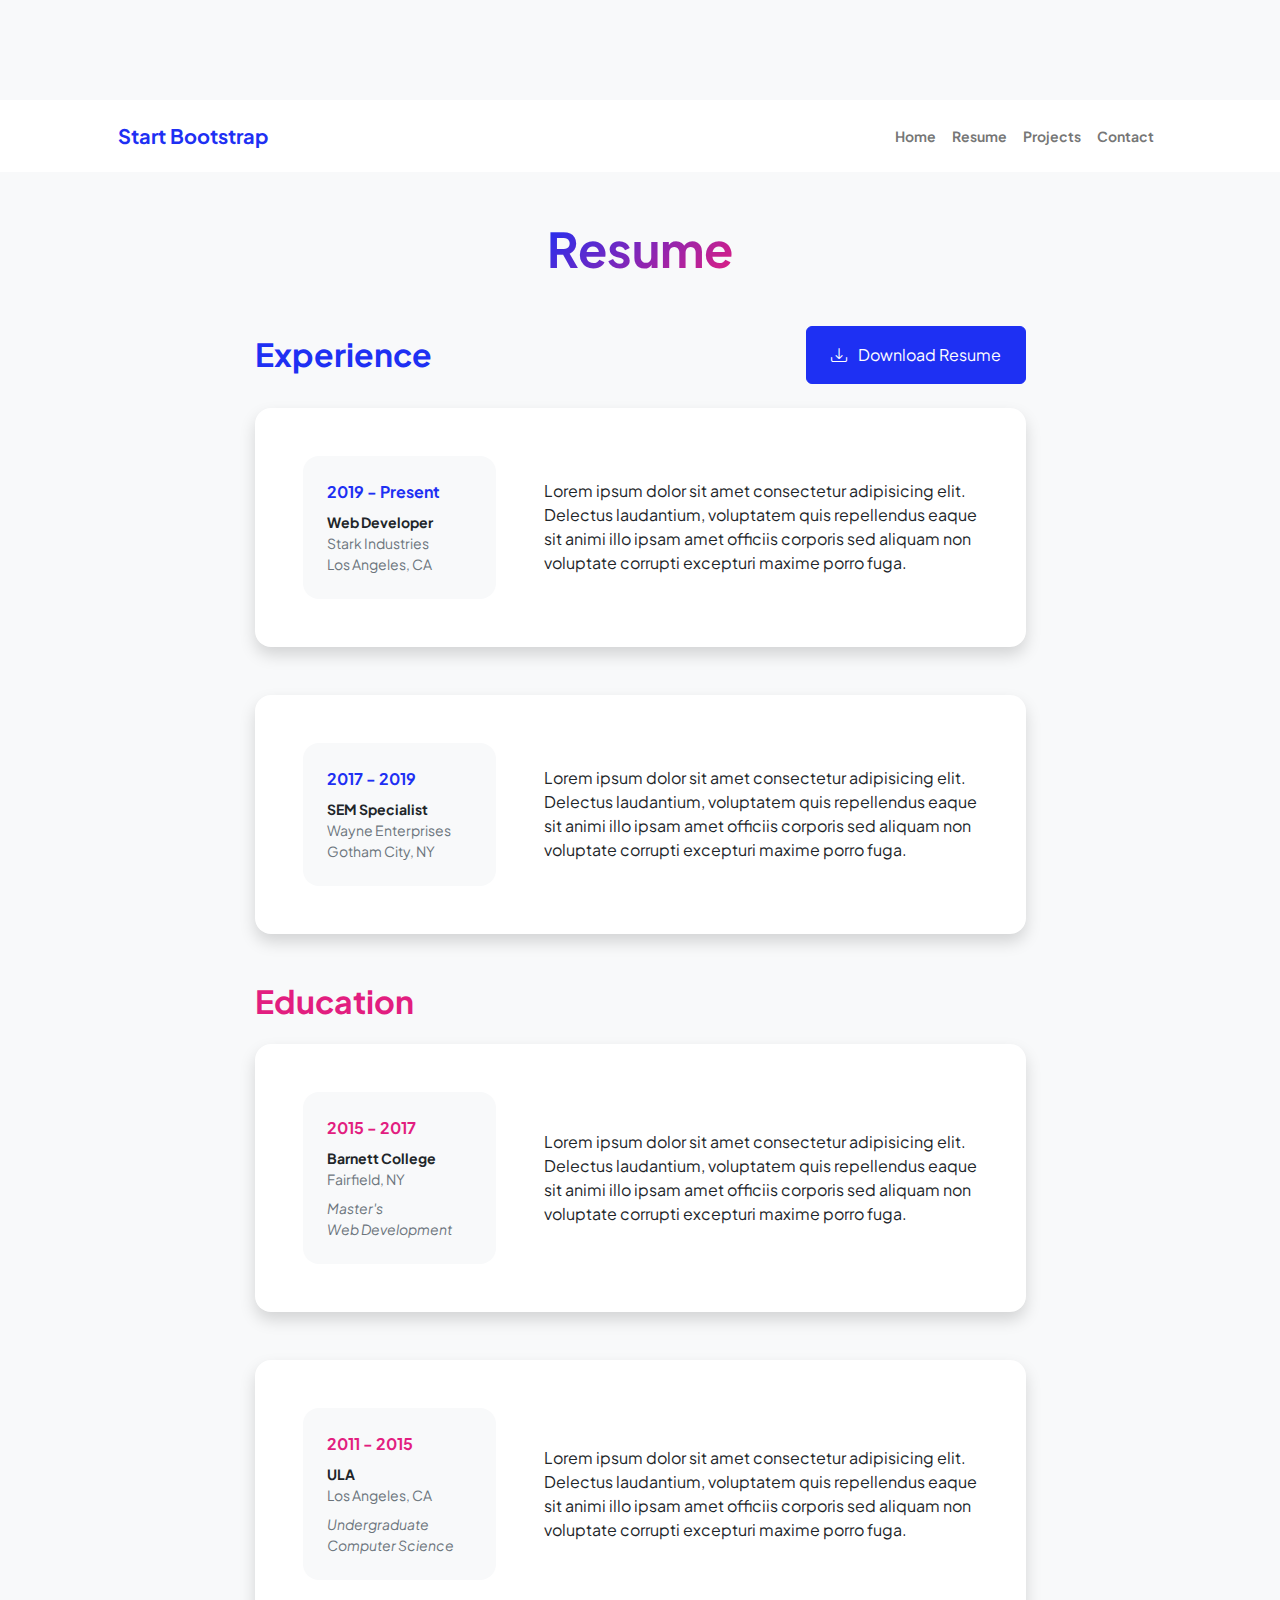
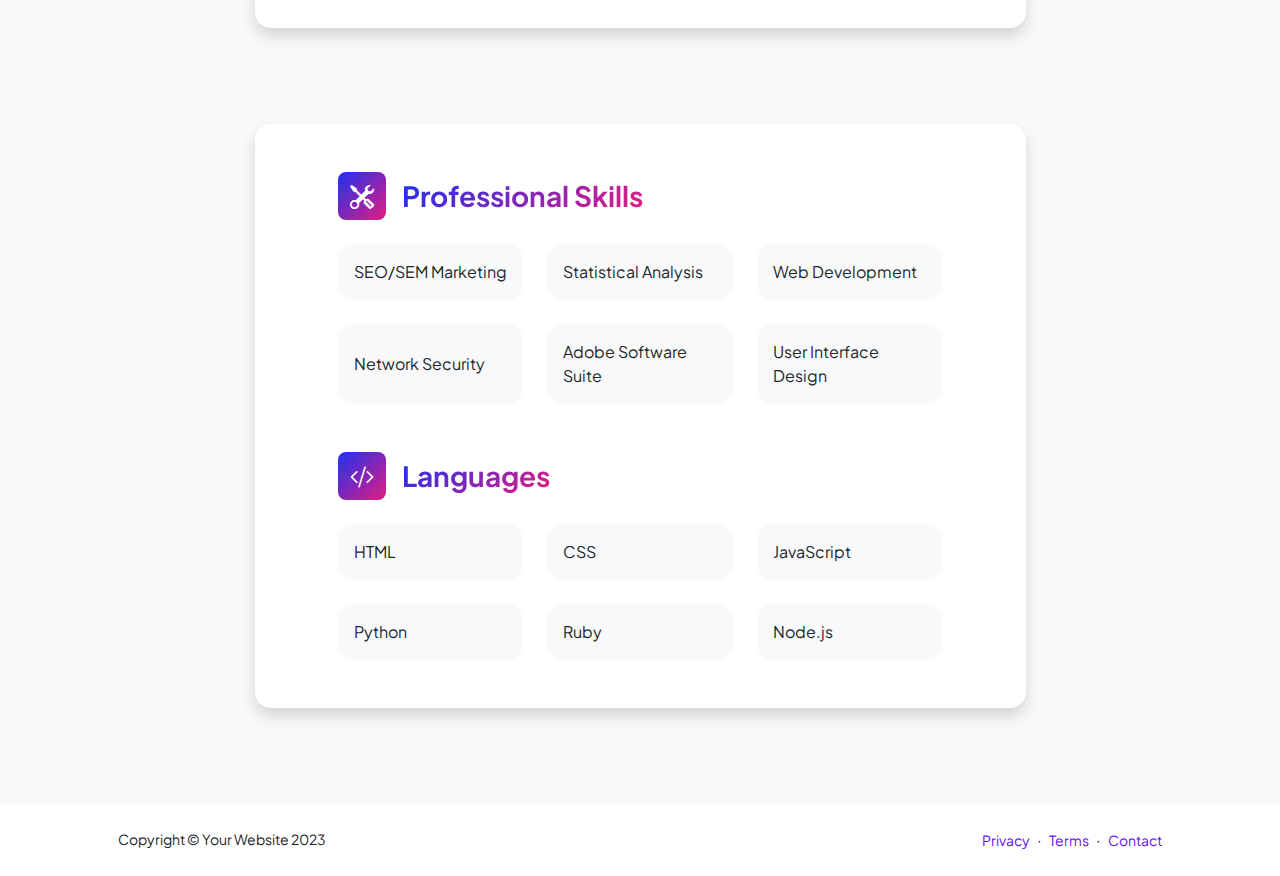
<file: resume.html>
<!DOCTYPE html>
<html lang="en">
    <head>
        <meta charset="utf-8" />
        <meta name="viewport" content="width=device-width, initial-scale=1, shrink-to-fit=no" />
        <meta name="description" content="" />
        <meta name="author" content="" />
        <title>Personal - Start Bootstrap Template</title>
        <!-- Favicon-->
        <link rel="icon" type="image/x-icon" href="assets/favicon.ico" />
        <!-- Custom Google font-->
        <link rel="preconnect" href="https://fonts.googleapis.com" />
        <link rel="preconnect" href="https://fonts.gstatic.com" crossorigin />
        <link href="https://fonts.googleapis.com/css2?family=Plus+Jakarta+Sans:wght@100;200;300;400;500;600;700;800;900&amp;display=swap" rel="stylesheet" />
        <!-- Bootstrap icons-->
        <link href="https://cdn.jsdelivr.net/npm/bootstrap-icons@1.8.1/font/bootstrap-icons.css" rel="stylesheet" />
        <!-- Core theme CSS (includes Bootstrap)-->
        <link href="css/styles.css" rel="stylesheet" />
    </head>
    <body class="d-flex flex-column h-100 bg-light">
        <main class="flex-shrink-0">
            <!-- Navigation-->
            <nav class="navbar navbar-expand-lg navbar-light bg-white py-3">
                <div class="container px-5">
                    <a class="navbar-brand" href="index.html"><span class="fw-bolder text-primary">Start Bootstrap</span></a>
                    <button class="navbar-toggler" type="button" data-bs-toggle="collapse" data-bs-target="#navbarSupportedContent" aria-controls="navbarSupportedContent" aria-expanded="false" aria-label="Toggle navigation"><span class="navbar-toggler-icon"></span></button>
                    <div class="collapse navbar-collapse" id="navbarSupportedContent">
                        <ul class="navbar-nav ms-auto mb-2 mb-lg-0 small fw-bolder">
                            <li class="nav-item"><a class="nav-link" href="index.html">Home</a></li>
                            <li class="nav-item"><a class="nav-link" href="resume.html">Resume</a></li>
                            <li class="nav-item"><a class="nav-link" href="projects.html">Projects</a></li>
                            <li class="nav-item"><a class="nav-link" href="contact.html">Contact</a></li>
                        </ul>
                    </div>
                </div>
            </nav>
            <!-- Page Content-->
            <div class="container px-5 my-5">
                <div class="text-center mb-5">
                    <h1 class="display-5 fw-bolder mb-0"><span class="text-gradient d-inline">Resume</span></h1>
                </div>
                <div class="row gx-5 justify-content-center">
                    <div class="col-lg-11 col-xl-9 col-xxl-8">
                        <!-- Experience Section-->
                        <section>
                            <div class="d-flex align-items-center justify-content-between mb-4">
                                <h2 class="text-primary fw-bolder mb-0">Experience</h2>
                                <!-- Download resume button-->
                                <!-- Note: Set the link href target to a PDF file within your project-->
                                <a class="btn btn-primary px-4 py-3" href="#!">
                                    <div class="d-inline-block bi bi-download me-2"></div>
                                    Download Resume
                                </a>
                            </div>
                            <!-- Experience Card 1-->
                            <div class="card shadow border-0 rounded-4 mb-5">
                                <div class="card-body p-5">
                                    <div class="row align-items-center gx-5">
                                        <div class="col text-center text-lg-start mb-4 mb-lg-0">
                                            <div class="bg-light p-4 rounded-4">
                                                <div class="text-primary fw-bolder mb-2">2019 - Present</div>
                                                <div class="small fw-bolder">Web Developer</div>
                                                <div class="small text-muted">Stark Industries</div>
                                                <div class="small text-muted">Los Angeles, CA</div>
                                            </div>
                                        </div>
                                        <div class="col-lg-8"><div>Lorem ipsum dolor sit amet consectetur adipisicing elit. Delectus laudantium, voluptatem quis repellendus eaque sit animi illo ipsam amet officiis corporis sed aliquam non voluptate corrupti excepturi maxime porro fuga.</div></div>
                                    </div>
                                </div>
                            </div>
                            <!-- Experience Card 2-->
                            <div class="card shadow border-0 rounded-4 mb-5">
                                <div class="card-body p-5">
                                    <div class="row align-items-center gx-5">
                                        <div class="col text-center text-lg-start mb-4 mb-lg-0">
                                            <div class="bg-light p-4 rounded-4">
                                                <div class="text-primary fw-bolder mb-2">2017 - 2019</div>
                                                <div class="small fw-bolder">SEM Specialist</div>
                                                <div class="small text-muted">Wayne Enterprises</div>
                                                <div class="small text-muted">Gotham City, NY</div>
                                            </div>
                                        </div>
                                        <div class="col-lg-8"><div>Lorem ipsum dolor sit amet consectetur adipisicing elit. Delectus laudantium, voluptatem quis repellendus eaque sit animi illo ipsam amet officiis corporis sed aliquam non voluptate corrupti excepturi maxime porro fuga.</div></div>
                                    </div>
                                </div>
                            </div>
                        </section>
                        <!-- Education Section-->
                        <section>
                            <h2 class="text-secondary fw-bolder mb-4">Education</h2>
                            <!-- Education Card 1-->
                            <div class="card shadow border-0 rounded-4 mb-5">
                                <div class="card-body p-5">
                                    <div class="row align-items-center gx-5">
                                        <div class="col text-center text-lg-start mb-4 mb-lg-0">
                                            <div class="bg-light p-4 rounded-4">
                                                <div class="text-secondary fw-bolder mb-2">2015 - 2017</div>
                                                <div class="mb-2">
                                                    <div class="small fw-bolder">Barnett College</div>
                                                    <div class="small text-muted">Fairfield, NY</div>
                                                </div>
                                                <div class="fst-italic">
                                                    <div class="small text-muted">Master's</div>
                                                    <div class="small text-muted">Web Development</div>
                                                </div>
                                            </div>
                                        </div>
                                        <div class="col-lg-8"><div>Lorem ipsum dolor sit amet consectetur adipisicing elit. Delectus laudantium, voluptatem quis repellendus eaque sit animi illo ipsam amet officiis corporis sed aliquam non voluptate corrupti excepturi maxime porro fuga.</div></div>
                                    </div>
                                </div>
                            </div>
                            <!-- Education Card 2-->
                            <div class="card shadow border-0 rounded-4 mb-5">
                                <div class="card-body p-5">
                                    <div class="row align-items-center gx-5">
                                        <div class="col text-center text-lg-start mb-4 mb-lg-0">
                                            <div class="bg-light p-4 rounded-4">
                                                <div class="text-secondary fw-bolder mb-2">2011 - 2015</div>
                                                <div class="mb-2">
                                                    <div class="small fw-bolder">ULA</div>
                                                    <div class="small text-muted">Los Angeles, CA</div>
                                                </div>
                                                <div class="fst-italic">
                                                    <div class="small text-muted">Undergraduate</div>
                                                    <div class="small text-muted">Computer Science</div>
                                                </div>
                                            </div>
                                        </div>
                                        <div class="col-lg-8"><div>Lorem ipsum dolor sit amet consectetur adipisicing elit. Delectus laudantium, voluptatem quis repellendus eaque sit animi illo ipsam amet officiis corporis sed aliquam non voluptate corrupti excepturi maxime porro fuga.</div></div>
                                    </div>
                                </div>
                            </div>
                        </section>
                        <!-- Divider-->
                        <div class="pb-5"></div>
                        <!-- Skills Section-->
                        <section>
                            <!-- Skillset Card-->
                            <div class="card shadow border-0 rounded-4 mb-5">
                                <div class="card-body p-5">
                                    <!-- Professional skills list-->
                                    <div class="mb-5">
                                        <div class="d-flex align-items-center mb-4">
                                            <div class="feature bg-primary bg-gradient-primary-to-secondary text-white rounded-3 me-3"><i class="bi bi-tools"></i></div>
                                            <h3 class="fw-bolder mb-0"><span class="text-gradient d-inline">Professional Skills</span></h3>
                                        </div>
                                        <div class="row row-cols-1 row-cols-md-3 mb-4">
                                            <div class="col mb-4 mb-md-0"><div class="d-flex align-items-center bg-light rounded-4 p-3 h-100">SEO/SEM Marketing</div></div>
                                            <div class="col mb-4 mb-md-0"><div class="d-flex align-items-center bg-light rounded-4 p-3 h-100">Statistical Analysis</div></div>
                                            <div class="col"><div class="d-flex align-items-center bg-light rounded-4 p-3 h-100">Web Development</div></div>
                                        </div>
                                        <div class="row row-cols-1 row-cols-md-3">
                                            <div class="col mb-4 mb-md-0"><div class="d-flex align-items-center bg-light rounded-4 p-3 h-100">Network Security</div></div>
                                            <div class="col mb-4 mb-md-0"><div class="d-flex align-items-center bg-light rounded-4 p-3 h-100">Adobe Software Suite</div></div>
                                            <div class="col"><div class="d-flex align-items-center bg-light rounded-4 p-3 h-100">User Interface Design</div></div>
                                        </div>
                                    </div>
                                    <!-- Languages list-->
                                    <div class="mb-0">
                                        <div class="d-flex align-items-center mb-4">
                                            <div class="feature bg-primary bg-gradient-primary-to-secondary text-white rounded-3 me-3"><i class="bi bi-code-slash"></i></div>
                                            <h3 class="fw-bolder mb-0"><span class="text-gradient d-inline">Languages</span></h3>
                                        </div>
                                        <div class="row row-cols-1 row-cols-md-3 mb-4">
                                            <div class="col mb-4 mb-md-0"><div class="d-flex align-items-center bg-light rounded-4 p-3 h-100">HTML</div></div>
                                            <div class="col mb-4 mb-md-0"><div class="d-flex align-items-center bg-light rounded-4 p-3 h-100">CSS</div></div>
                                            <div class="col"><div class="d-flex align-items-center bg-light rounded-4 p-3 h-100">JavaScript</div></div>
                                        </div>
                                        <div class="row row-cols-1 row-cols-md-3">
                                            <div class="col mb-4 mb-md-0"><div class="d-flex align-items-center bg-light rounded-4 p-3 h-100">Python</div></div>
                                            <div class="col mb-4 mb-md-0"><div class="d-flex align-items-center bg-light rounded-4 p-3 h-100">Ruby</div></div>
                                            <div class="col"><div class="d-flex align-items-center bg-light rounded-4 p-3 h-100">Node.js</div></div>
                                        </div>
                                    </div>
                                </div>
                            </div>
                        </section>
                    </div>
                </div>
            </div>
        </main>
        <!-- Footer-->
        <footer class="bg-white py-4 mt-auto">
            <div class="container px-5">
                <div class="row align-items-center justify-content-between flex-column flex-sm-row">
                    <div class="col-auto"><div class="small m-0">Copyright &copy; Your Website 2023</div></div>
                    <div class="col-auto">
                        <a class="small" href="#!">Privacy</a>
                        <span class="mx-1">&middot;</span>
                        <a class="small" href="#!">Terms</a>
                        <span class="mx-1">&middot;</span>
                        <a class="small" href="#!">Contact</a>
                    </div>
                </div>
            </div>
        </footer>
        <!-- Bootstrap core JS-->
        <script src="https://cdn.jsdelivr.net/npm/bootstrap@5.2.3/dist/js/bootstrap.bundle.min.js"></script>
        <!-- Core theme JS-->
        <script src="js/scripts.js"></script>
    </body>
</html>
</file>
